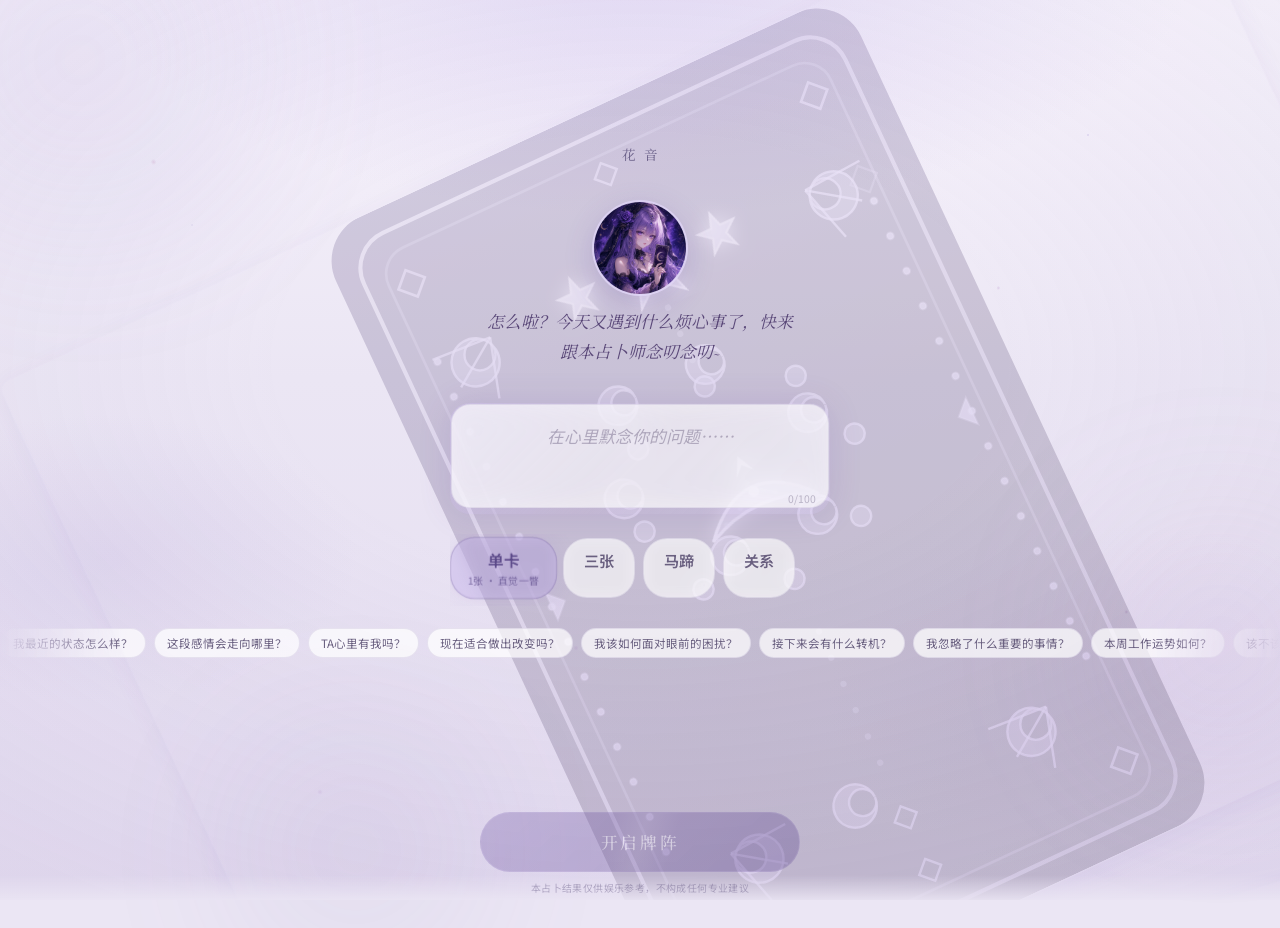
<file: docs/index.html>
<!DOCTYPE html>
<html lang="zh-CN">
<head>
  <meta charset="UTF-8" />
  <meta name="viewport" content="width=device-width, initial-scale=1.0, maximum-scale=1.0, user-scalable=no" />
  <title>花音 · 情绪塔罗</title>
  <link rel="preconnect" href="https://fonts.googleapis.com" />
  <link rel="preconnect" href="https://fonts.gstatic.com" crossorigin />
  <link href="https://fonts.googleapis.com/css2?family=Cormorant+Garamond:ital,wght@0,400;0,500;0,600;1,400&family=Noto+Sans+SC:wght@300;400;500&family=Noto+Serif+SC:wght@400;600&display=swap" rel="stylesheet" />
  <script type="module" crossorigin src="./assets/index-BjV33TSE.js"></script>
  <link rel="stylesheet" crossorigin href="./assets/index-CQsWoCcb.css">
</head>
<body>
  <div id="js-error-banner" class="js-error-banner">
    <p style="font-size:1.2rem;margin-bottom:12px;">页面加载失败</p>
    <p>请双击文件夹里的 <strong>启动.bat</strong> 打开，<br>不要直接双击 index.html。</p>
    <p style="margin-top:16px;color:#8a7a9e;font-size:0.85rem;" id="js-error-detail"></p>
  </div>
  <div class="bg-layer">
    <div class="orb orb-1"></div>
    <div class="orb orb-2"></div>
    <div class="orb orb-3"></div>
    <div class="stars"></div>
    <div class="petals" aria-hidden="true"></div>
  </div>

  <div class="huayin-character-bg" aria-hidden="true">
    <img data-huayin-img src="" alt="" class="huayin-character-img" />
  </div>

  <p class="app-disclaimer" aria-label="免责声明">本占卜结果仅供娱乐参考，不构成任何专业建议</p>

  <!-- 沉浸式首页 -->
  <section id="page-home" class="page active page-immersive">
    <div class="home-scene">
      <div class="home-deco" id="home-deco" aria-hidden="true"></div>
      <div class="home-vignette"></div>

      <div class="home-body">
        <p class="home-brand">花音</p>

        <div class="home-presence">
          <div class="home-character-wrap">
            <div class="home-character-glow"></div>
            <img
              data-huayin-img
              src=""
              alt="花音"
              class="home-character-img"
              width="96"
              height="96"
            />
          </div>
          <p class="home-voice" id="huayin-greeting">牌面已洗好，今天想先看哪个问题？</p>
        </div>

        <div class="home-ritual">
          <div class="home-question-ring">
            <textarea id="question-input" class="home-question" placeholder="在心里默念你的问题……" rows="2" maxlength="100"></textarea>
            <span class="home-char"><span id="char-count">0</span>/100</span>
          </div>

          <div class="home-spreads" id="spread-grid" role="tablist" aria-label="选择牌阵"></div>

          <div class="home-quick-scroll">
            <div class="home-quick-track" id="quick-chips"></div>
          </div>
        </div>
      </div>

      <footer class="home-footer">
        <button id="btn-start" class="home-cta" disabled>
          <span class="cta-shine"></span>
          开启牌阵
        </button>
      </footer>
    </div>
  </section>

  <!-- 洗牌 -->
  <section id="page-shuffle" class="page page-immersive">
    <div class="ritual-container">
      <p class="ritual-hint" id="shuffle-hint">嗯……让我好好洗一洗牌</p>
      <div class="shuffle-stage" id="shuffle-stage">
        <div class="shuffle-pile" id="shuffle-pile"></div>
      </div>
      <button id="btn-shuffle" class="btn-primary btn-ritual">
        <span>洗牌</span>
      </button>
      <button id="btn-to-draw" class="btn-primary btn-ritual hidden">
        <span>开始抽牌</span>
      </button>
    </div>
  </section>

  <!-- 切牌 · Quin 风格 -->
  <section id="page-cut" class="page page-cut">
    <div class="cut-page-bg"></div>
    <button type="button" class="cut-close" id="btn-cut-back" aria-label="返回">×</button>

    <div class="cut-body">
      <h1 class="cut-title">切牌</h1>
      <p class="cut-subtitle">横向滑动屏幕进行切牌，支持多次切牌</p>

      <div class="cut-zone" id="cut-zone">
        <div class="cut-deck">
          <div class="cut-stack cut-stack--back" id="cut-stack-back"></div>
          <div class="cut-stack cut-stack--front" id="cut-stack-front"></div>
        </div>
      </div>

      <button type="button" class="cut-again" id="btn-cut-again" disabled>
        <span class="cut-again-icon" aria-hidden="true">↻</span>
        再切牌一次
      </button>
    </div>

    <button type="button" class="cut-next" id="btn-cut-next" disabled>下一步</button>
  </section>

  <!-- 选牌 · 梦幻弧形牌扇 -->
  <section id="page-draw" class="page page-dream-draw">
    <div class="dream-page-bg"></div>
    <header class="dream-header">
      <button type="button" class="dream-close" id="btn-draw-back" aria-label="返回">×</button>
      <h1 class="dream-title">抽取塔罗牌</h1>
      <button type="button" class="dream-auto" id="btn-auto-draw">自动抽卡</button>
    </header>

    <div class="dream-slots" id="dream-slots"></div>
    <p class="dream-hint" id="draw-hint">左右滑动（滚动鼠标） 跟随直觉抽卡</p>

    <div class="dream-fan-viewport" id="dream-fan-viewport">
      <div class="dream-fan-stage" id="dream-fan-stage"></div>
    </div>
  </section>

  <!-- 翻牌 -->
  <section id="page-flip" class="page">
    <div class="flip-stage">
      <div class="flip-card-wrap" id="flip-card-wrap">
        <div class="tarot-card flip-inner" id="flip-card">
          <div class="card-face card-back"></div>
          <div class="card-face card-front" id="flip-front"></div>
        </div>
      </div>
      <p class="flip-label" id="flip-label"></p>
    </div>
  </section>

  <!-- 结果 -->
  <section id="page-result" class="page page-dream-result">
    <div class="dream-page-bg"></div>
    <header class="dream-result-header">
      <button type="button" class="dream-close" id="btn-result-close" aria-label="关闭">×</button>
      <div class="dream-result-top">
        <h1 class="dream-title">抽取结果</h1>
        <button type="button" class="dream-redraw" id="btn-retry">
          重新抽取
          <span class="dream-redraw-icon" aria-hidden="true">↻</span>
        </button>
      </div>
    </header>

    <div class="dream-result-cards" id="dream-result-cards"></div>

    <div class="dream-reading-panel" id="dream-reading-panel">
      <p class="dream-result-question" id="result-question"></p>
      <div class="huayin-bubble">
        <div class="bubble-avatar">
          <img data-huayin-img src="" alt="" class="bubble-avatar-img" />
        </div>
        <div class="bubble-text" id="result-emotional"></div>
      </div>
      <div id="result-overview"></div>
      <div class="reading-cards" id="result-cards"></div>
      <div class="result-advice" id="result-advice"></div>
      <p class="result-closing" id="result-closing"></p>
    </div>

    <footer class="dream-result-footer">
      <button type="button" class="dream-confirm-btn" id="btn-confirm-result">确认结果</button>
    </footer>
  </section>

</body>
</html>
</file>
<file: docs/assets/index-CQsWoCcb.css>
:root{--bg: #ebe6f4;--bg-soft: #e2daf0;--lavender: #8a78b8;--lavender-light: #5a4878;--lavender-pale: #9a88b8;--purple: #7a68a8;--purple-deep: #5a4888;--purple-glow: #a898d0;--silver: #6a6088;--silver-dim: #8a8098;--rose: #a070a0;--gold: #8a7040;--text: #3a3048;--text-muted: #6a6080;--text-light: #8a8098;--text-on-accent: #faf8ff;--glass: rgba(255, 255, 255, .72);--glass-border: rgba(120, 100, 160, .14);--card-w: clamp(68px, 20vw, 92px);--card-h: calc(var(--card-w) * 1.62);--card-w-lg: clamp(140px, 42vw, 200px);--card-h-lg: calc(var(--card-w-lg) * 1.62);--card-w-tiny: clamp(36px, 11vw, 48px);--card-h-tiny: calc(var(--card-w-tiny) * 1.62);--card-w-slot: clamp(88px, 24vw, 108px);--card-h-slot: calc(var(--card-w-slot) * 1.55);--card-w-result: clamp(96px, 28vw, 120px);--card-h-result: calc(var(--card-w-result) * 1.55);--card-w-arc: clamp(72px, 19vw, 88px);--card-h-arc: calc(var(--card-w-arc) * 1.62);--radius: 16px;--font-sans: "Noto Sans SC", "PingFang SC", system-ui, sans-serif;--font-serif: "Cormorant Garamond", "Noto Serif SC", serif;--font-display: "Cormorant Garamond", "Noto Serif SC", serif}*,*:before,*:after{box-sizing:border-box;margin:0;padding:0}html,body{min-height:100dvh;font-family:var(--font-sans);background:var(--bg);color:var(--text);overflow-x:hidden;-webkit-tap-highlight-color:transparent}.bg-layer{position:fixed;top:0;right:0;bottom:0;left:0;z-index:0;background:radial-gradient(ellipse 75% 50% at 50% -5%,rgba(200,185,235,.45) 0%,transparent 58%),radial-gradient(ellipse 45% 38% at 88% 78%,rgba(210,195,230,.3) 0%,transparent 52%),radial-gradient(ellipse 40% 32% at 8% 62%,rgba(195,180,225,.25) 0%,transparent 50%),linear-gradient(180deg,#f8f4fc,#ebe6f4 42%,#e4dcf0);pointer-events:none;transition:background .6s ease}body.theme-dream .bg-layer{background:radial-gradient(ellipse 78% 55% at 50% 18%,rgba(195,180,230,.38) 0%,transparent 55%),radial-gradient(ellipse 48% 42% at 92% 82%,rgba(210,195,230,.22) 0%,transparent 50%),linear-gradient(175deg,#f8f4fc,#ebe6f4 48%,#e4dcf0)}.huayin-character-bg{position:fixed;top:0;right:0;bottom:0;left:0;z-index:0;pointer-events:none;overflow:hidden;opacity:0;transition:opacity .8s ease}body.page-home-active .huayin-character-bg{opacity:0}body.page-draw-active .huayin-character-bg{opacity:1}.huayin-character-img{position:absolute;right:-5%;bottom:0;height:48dvh;max-height:380px;width:auto;object-fit:contain;object-position:bottom right;opacity:.12;filter:saturate(.85) blur(.5px);-webkit-mask-image:linear-gradient(180deg,transparent 0%,black 25%,black 85%,transparent 100%);mask-image:linear-gradient(180deg,transparent 0%,black 25%,black 85%,transparent 100%)}body.page-draw-active .huayin-character-img{right:-10%;height:42dvh;max-height:320px;opacity:.08}.petals{position:absolute;top:0;right:0;bottom:0;left:0;background-image:radial-gradient(3px 3px at 12% 18%,rgba(200,160,200,.35) 0%,transparent 100%),radial-gradient(2px 2px at 78% 32%,rgba(180,140,200,.3) 0%,transparent 100%),radial-gradient(2.5px 2.5px at 45% 72%,rgba(200,160,220,.25) 0%,transparent 100%),radial-gradient(2px 2px at 88% 68%,rgba(160,120,180,.3) 0%,transparent 100%),radial-gradient(3px 3px at 25% 88%,rgba(180,140,200,.2) 0%,transparent 100%);animation:petalDrift 18s ease-in-out infinite alternate}@keyframes petalDrift{0%{transform:translateY(0);opacity:.6}to{transform:translateY(-12px);opacity:1}}.orb{position:absolute;border-radius:50%;filter:blur(90px);opacity:.12;animation:float 10s ease-in-out infinite}.orb-1{width:320px;height:320px;background:#9b88d4;top:-100px;left:-80px}.orb-2{width:240px;height:240px;background:#c4a0c8;bottom:15%;right:-60px;animation-delay:-4s}.orb-3{width:200px;height:200px;background:#8878b8;bottom:-50px;left:20%;animation-delay:-6s}.stars{position:absolute;top:0;right:0;bottom:0;left:0;background-image:radial-gradient(1px 1px at 15% 25%,rgba(155,136,212,.3) 0%,transparent 100%),radial-gradient(1px 1px at 55% 65%,rgba(155,136,212,.2) 0%,transparent 100%),radial-gradient(1.5px 1.5px at 85% 15%,rgba(155,136,212,.35) 0%,transparent 100%);animation:twinkle 7s ease-in-out infinite alternate}@keyframes float{0%,to{transform:translate(0)}50%{transform:translate(10px,-14px)}}@keyframes twinkle{0%{opacity:.5}to{opacity:1}}.page{display:none;position:relative;z-index:1;min-height:100dvh;padding-bottom:calc(28px + env(safe-area-inset-bottom,0px));animation:fadeIn .45s ease forwards}.app-disclaimer{position:fixed;bottom:0;left:0;right:0;z-index:50;margin:0;padding:5px 16px max(5px,env(safe-area-inset-bottom));text-align:center;font-size:.62rem;letter-spacing:.04em;color:#6458826b;pointer-events:none;background:linear-gradient(180deg,transparent,rgba(235,230,244,.88))}.page.active{display:block}.page.active.page-cut,.page.active.page-home .home-scene,.page.active.page-dream-draw,.page.active.page-dream-result{display:flex;flex-direction:column}@keyframes fadeIn{0%{opacity:0}to{opacity:1}}.container{max-width:480px;margin:0 auto;padding:24px 20px 40px}.js-error-banner{display:none;position:fixed;top:0;right:0;bottom:0;left:0;z-index:9999;background:#f0e8f8;color:#3d3250;padding:40px 24px;text-align:center;font-size:.95rem;line-height:1.7}.js-error-banner.show{display:flex;flex-direction:column;align-items:center;justify-content:center}.home-scene{position:relative;min-height:100dvh;display:flex;flex-direction:column}.home-deco{position:absolute;top:0;right:0;bottom:0;left:0;pointer-events:none;overflow:hidden}.deco-card{position:absolute;left:var(--x);top:var(--y);width:calc(var(--card-w) * .85);height:calc(var(--card-h) * .85);transform:rotate(var(--rot));opacity:.12;animation:decoFloat 6s ease-in-out infinite;animation-delay:var(--delay)}@keyframes decoFloat{0%,to{transform:rotate(var(--rot)) translateY(0)}50%{transform:rotate(var(--rot)) translateY(-10px)}}.home-vignette{position:absolute;top:0;right:0;bottom:0;left:0;background:radial-gradient(ellipse 80% 70% at 50% 40%,transparent 35%,rgba(180,165,210,.12) 100%);pointer-events:none}.home-body{position:relative;z-index:2;flex:1;display:flex;flex-direction:column;align-items:center;justify-content:center;padding:max(20px,env(safe-area-inset-top)) 24px 16px;gap:28px}.home-brand{font-family:var(--font-display);font-size:.85rem;letter-spacing:.55em;color:var(--silver);text-indent:.55em;text-transform:uppercase}.home-character-wrap{position:relative;width:96px;height:96px;border-radius:50%;overflow:hidden;border:2px solid rgba(200,180,240,.5);background:#ffffffa6;box-shadow:0 8px 28px #6446a038,inset 0 0 0 1px #ffffff80}.home-character-glow{position:absolute;top:-14px;right:-14px;bottom:-14px;left:-14px;background:radial-gradient(circle at 50% 55%,rgba(155,120,200,.38) 0%,transparent 68%);border-radius:50%;animation:pulse 4s ease-in-out infinite;z-index:0}.home-character-img{position:relative;z-index:1;width:100%;height:100%;object-fit:cover;object-position:center 12%;filter:none}.home-presence{display:flex;flex-direction:column;align-items:center;gap:12px;width:100%;max-width:320px}.home-avatar-wrap{position:relative;width:100px;height:118px}.home-avatar-wrap .avatar-glow{position:absolute;top:-16px;right:-16px;bottom:-16px;left:-16px;background:radial-gradient(circle,rgba(155,120,200,.35) 0%,transparent 65%);border-radius:50%;animation:pulse 4s ease-in-out infinite}@keyframes pulse{0%,to{opacity:.5;transform:scale(1)}50%{opacity:.9;transform:scale(1.06)}}.home-avatar svg{width:100%;height:100%;filter:drop-shadow(0 12px 32px rgba(124,92,191,.45))}.home-voice{font-family:var(--font-display);font-size:1.05rem;line-height:1.75;color:var(--lavender-light);text-align:center;font-style:italic}.home-ritual{width:100%;max-width:380px;display:flex;flex-direction:column;gap:20px}.home-question-ring{position:relative;padding:1px;border-radius:20px;background:linear-gradient(135deg,#c8b4f059,#9b78c81a,#c8b4f033);box-shadow:0 0 32px #6446a026}.home-question{width:100%;background:var(--glass);border:1px solid var(--glass-border);border-radius:19px;padding:18px 20px 28px;color:var(--text);font-family:inherit;font-size:1.05rem;line-height:1.65;text-align:center;resize:none;outline:none;-webkit-backdrop-filter:blur(12px);backdrop-filter:blur(12px)}.home-question::placeholder{color:#6a608073;font-style:italic}.home-char{position:absolute;right:14px;bottom:8px;font-size:.65rem;color:#6a608066}.home-spreads{display:flex;gap:8px;overflow-x:auto;padding:4px 2px 8px;scrollbar-width:none;-webkit-overflow-scrolling:touch}.home-spreads::-webkit-scrollbar{display:none}.home-spread-pill{flex:0 0 auto;min-width:72px;padding:10px 16px;border-radius:24px;border:1px solid var(--glass-border);background:var(--glass);color:var(--text-muted);font-family:inherit;cursor:pointer;transition:all .3s;display:flex;flex-direction:column;align-items:center;gap:2px;-webkit-backdrop-filter:blur(8px);backdrop-filter:blur(8px)}.home-spread-pill.selected{border-color:#7864a052;background:#c8b9eb8c;color:var(--purple-deep);box-shadow:0 0 20px #9b78c826;transform:scale(1.04)}.pill-name{font-size:.95rem;font-weight:600}.pill-meta{font-size:.6rem;opacity:.7;white-space:nowrap}.home-spread-pill:not(.selected) .pill-meta{display:none}.home-spread-pill.selected .pill-meta{display:block}.home-quick-scroll{width:100vw;max-width:100vw;margin-left:calc(50% - 50vw);overflow:hidden;mask-image:linear-gradient(90deg,transparent 0%,#000 10%,#000 90%,transparent 100%);-webkit-mask-image:linear-gradient(90deg,transparent 0%,#000 10%,#000 90%,transparent 100%);padding:2px 0}.home-quick-track{display:flex;flex-wrap:nowrap;align-items:center;gap:8px;width:max-content;animation:quickMarquee 52s linear infinite;will-change:transform}.home-quick-track:hover,.home-quick-track:active{animation-play-state:paused}@keyframes quickMarquee{0%{transform:translate(0)}to{transform:translate(-50%)}}.home-quick-item{flex-shrink:0;padding:6px 12px;border-radius:16px;border:1px solid var(--glass-border);background:var(--glass);color:var(--text-muted);font-family:inherit;font-size:.72rem;cursor:pointer;transition:all .2s;white-space:nowrap;-webkit-backdrop-filter:blur(6px);backdrop-filter:blur(6px)}.home-quick-item:hover{border-color:#7864a047;color:var(--lavender-light)}.home-quick-item:active{background:#c8b9eb73;color:var(--purple-deep)}.home-footer{padding:12px 28px max(28px,env(safe-area-inset-bottom));position:relative;z-index:2}.home-cta{position:relative;width:100%;max-width:320px;margin:0 auto;display:block;padding:17px;overflow:hidden}.home-cta:disabled{opacity:.35;cursor:not-allowed;box-shadow:none}.cta-shine{position:absolute;top:0;right:0;bottom:0;left:0;background:linear-gradient(105deg,transparent 40%,rgba(255,255,255,.15) 50%,transparent 60%);animation:shine 3s ease-in-out infinite}@keyframes shine{0%,to{transform:translate(-100%)}50%{transform:translate(100%)}}.spread-board-wrap{display:flex;justify-content:center;padding:0 12px}.spread-board-wrap--result{margin-bottom:24px}.spread-board{display:grid;grid-template-columns:repeat(var(--cols, 3),1fr);grid-template-rows:repeat(var(--rows, 2),auto);gap:6px 8px;width:100%;max-width:320px;padding:12px;background:#ffffff05;border-radius:14px;border:1px solid rgba(201,184,232,.08)}.board-cell{display:flex;flex-direction:column;align-items:center;gap:4px;transition:opacity .3s}.board-cell:not(.active):not(.filled):not(.result-cell){opacity:.35}.board-cell.active,.board-cell.filled,.board-cell.done{opacity:1}.board-slot{display:flex;align-items:center;justify-content:center;min-height:var(--card-h-tiny)}.board-placeholder{width:var(--card-w-tiny);height:var(--card-h-tiny);border-radius:6px;border:1.5px dashed rgba(201,184,232,.15);background:#ffffff05}.board-placeholder--pulse{border-color:#e8c87a80;background:#7c5cbf26;display:flex;align-items:center;justify-content:center;animation:slotPulse 1.8s ease-in-out infinite;box-shadow:0 0 16px #e8c87a33}.board-placeholder--pulse span{font-size:.85rem;color:var(--gold);opacity:.7}@keyframes slotPulse{0%,to{box-shadow:0 0 12px #e8c87a26}50%{box-shadow:0 0 24px #e8c87a59}}.board-label{font-size:.6rem;color:var(--text-muted);letter-spacing:.05em;white-space:nowrap}.board-cell.active .board-label{color:var(--gold);font-weight:600}.board-cell.filled .board-label{color:var(--lavender)}.spread-board--result{max-width:360px;gap:10px 12px;padding:16px}.spread-board--result .board-label{font-size:.7rem;color:var(--gold)}.layout-horseshoe .board-cell:nth-child(5){grid-column:4;grid-row:2}.layout-horseshoe .board-cell:nth-child(6){grid-column:2;grid-row:2}.layout-horseshoe .board-cell:nth-child(7){grid-column:1;grid-row:2}.tarot-card{width:var(--card-w);height:var(--card-h);position:relative;transform-style:preserve-3d;flex-shrink:0}.tarot-card.size-tiny{width:var(--card-w-tiny);height:var(--card-h-tiny)}.tarot-card.size-tiny .card-art{font-size:.9rem}.tarot-card.size-tiny .card-name{font-size:.45rem}.tarot-card.size-tiny .card-orient{font-size:.4rem;padding:1px 3px}.tarot-card.card-revealed.reversed .card-front{transform:rotateY(0) rotate(180deg)}.card-face{position:absolute;top:0;right:0;bottom:0;left:0;border-radius:7px;backface-visibility:hidden;overflow:hidden}.card-back{background:linear-gradient(160deg,#b8a8f0,#8a70e5,#7b68d4);border:1.5px solid rgba(255,255,255,.4);box-shadow:0 4px 20px #7b68d440}.card-back:before,.card-back:after{display:none}.dream-card{position:relative;width:100%;height:100%;border-radius:10px;overflow:hidden;box-shadow:0 6px 24px #6446a059;border:1px solid rgba(200,180,240,.2);pointer-events:none}.dream-back-svg{width:100%;height:100%;display:block;pointer-events:none}.card-num{position:absolute;bottom:5px;right:5px;font-size:.6rem;font-weight:600;color:var(--gold);background:#00000080;padding:2px 5px;border-radius:4px;z-index:2;opacity:.35;transition:opacity .25s}.fan-zoomed .card-num,.fan-card-wrap.selected .card-num{opacity:1}.card-front{background:linear-gradient(160deg,var(--card-color, #2a1848) 0%,#1a1028 100%);border:1px solid rgba(200,180,240,.25);display:flex;flex-direction:column;align-items:center;justify-content:center;padding:6px;text-align:center;box-shadow:0 4px 20px #00000059}.card-art{font-size:1.6rem;margin-bottom:2px}.card-name{font-size:.7rem;font-weight:600;color:var(--lavender-light);line-height:1.2}.card-en{font-size:.5rem;color:var(--text-muted)}.card-kw{font-size:.5rem;color:var(--gold);margin-top:3px}.card-orient{position:absolute;top:3px;right:3px;font-size:.45rem;background:#c8b4f026;padding:1px 4px;border-radius:50%;color:var(--silver);width:14px;height:14px;display:flex;align-items:center;justify-content:center}.card-back-only{width:100%;height:100%}.card-back-only .card-back{position:relative;inset:auto;width:100%;height:100%}.tarot-card.size-result{width:var(--card-w-result);height:var(--card-h-result)}.tarot-card.size-result .card-art{font-size:2rem}.tarot-card.size-result .card-name{font-size:.65rem}.home-cta,.btn-primary,.dream-confirm-btn{border:1px solid rgba(200,180,240,.25);border-radius:50px;font-family:var(--font-display);font-size:1.05rem;font-weight:500;letter-spacing:.15em;color:var(--text-on-accent);background:linear-gradient(135deg,#785faaeb,#5a448cf5);box-shadow:0 8px 36px #6446a066,inset 0 1px #ffffff14;cursor:pointer;transition:transform .2s,opacity .2s}.home-cta:not(:disabled):active,.btn-primary:not(:disabled):active,.dream-confirm-btn:active{transform:scale(.97)}.btn-primary,.btn-secondary{display:block;width:100%;padding:17px}.btn-primary:disabled{opacity:.4;cursor:not-allowed;box-shadow:none}.btn-secondary{border-radius:14px;font-family:inherit;font-size:1rem;font-weight:600;background:#ffffffb3;color:var(--purple);border:1px solid rgba(155,136,212,.25);margin-bottom:10px}.hidden{display:none!important}.ritual-container{display:flex;flex-direction:column;align-items:center;justify-content:center;min-height:100dvh;padding:24px;gap:32px}.ritual-hint{font-size:1rem;color:var(--purple);text-align:center;font-style:italic;line-height:1.7;max-width:280px}.shuffle-stage{width:100%;height:240px;display:flex;align-items:center;justify-content:center}.shuffle-pile{position:relative;width:var(--card-w);height:var(--card-h)}.shuffle-card{position:absolute;top:0;left:0;transition:transform .4s ease}.btn-ritual{max-width:280px}.page-cut{position:relative;min-height:100dvh;flex-direction:column;padding:0;overflow:hidden;isolation:isolate}.cut-page-bg{position:fixed;top:0;right:0;bottom:0;left:0;z-index:0;background:radial-gradient(ellipse 78% 52% at 50% 18%,rgba(195,180,230,.35) 0%,transparent 55%),radial-gradient(ellipse 48% 38% at 80% 82%,rgba(210,195,230,.2) 0%,transparent 50%),linear-gradient(175deg,#f8f4fc,#ebe6f4,#e4dcf0);pointer-events:none}.cut-close{position:fixed;top:max(14px,env(safe-area-inset-top));left:16px;z-index:10;width:36px;height:36px;border:1px solid var(--glass-border);border-radius:50%;background:var(--glass);color:var(--silver);font-size:1.4rem;line-height:1;cursor:pointer;-webkit-backdrop-filter:blur(8px);backdrop-filter:blur(8px)}.cut-body{position:relative;z-index:5;flex:1;display:flex;flex-direction:column;align-items:center;width:100%;padding:max(56px,calc(44px + env(safe-area-inset-top))) 28px 24px}.cut-title{font-family:var(--font-display);font-size:2rem;font-weight:500;color:var(--lavender-light);letter-spacing:.2em;margin-bottom:12px}.cut-subtitle{font-size:.82rem;color:var(--text-muted);text-align:center;line-height:1.65;max-width:280px;margin-bottom:36px}.cut-zone{flex:1;width:100%;max-width:320px;min-height:280px;display:flex;align-items:center;justify-content:center;touch-action:none;cursor:grab;-webkit-user-select:none;user-select:none}.cut-zone:active{cursor:grabbing}.cut-deck{position:relative;width:clamp(100px,28vw,130px);height:clamp(162px,45vw,210px)}.cut-stack{position:absolute;top:0;right:0;bottom:0;left:0;pointer-events:none}.cut-stack--back{z-index:1;opacity:0;transition:opacity .2s ease}.cut-zone.is-splitting .cut-stack--back{opacity:1}.cut-stack--front{z-index:2}.quin-card{position:absolute;top:0;right:0;bottom:0;left:0;width:100%;height:100%;border-radius:10px;overflow:hidden;box-shadow:0 8px 28px #7b68d433}.quin-card.stack-card{transform:translateY(calc(var(--i) * -1.8px))}.quin-back-svg,.dream-back-svg{width:100%;height:100%;display:block}.cut-zone.is-splitting .cut-stack--back{filter:drop-shadow(-6px 8px 16px rgba(40,30,70,.15))}.cut-zone.is-splitting .cut-stack--front{filter:drop-shadow(4px 10px 20px rgba(40,30,70,.2))}.cut-zone.cut-hint-pulse .cut-deck{animation:cutPulse .55s ease}@keyframes cutPulse{0%,to{transform:scale(1)}40%{transform:scale(1.03) translate(4px)}}.cut-again{display:inline-flex;align-items:center;gap:6px;margin-top:8px;padding:10px 18px;border-radius:22px;border:1px solid rgba(120,100,150,.2);background:#ffffff59;color:#7a6b92;font-family:inherit;font-size:.8rem;cursor:pointer;-webkit-backdrop-filter:blur(6px);backdrop-filter:blur(6px);transition:opacity .2s}.cut-again:disabled{opacity:.35;cursor:default}.cut-again:not(:disabled):active{background:#ffffff8c}.cut-again-icon{font-size:1rem;display:inline-block}.cut-next{position:relative;z-index:5;flex-shrink:0;width:calc(100% - 48px);max-width:400px;margin:0 auto max(28px,env(safe-area-inset-bottom));padding:17px;border:none;border-radius:28px;font-family:inherit;font-size:1.05rem;font-weight:500;letter-spacing:.08em;color:#ffffffb3;background:#a08cc873;cursor:not-allowed;transition:all .35s ease}.cut-next.is-ready{color:#fff;background:linear-gradient(135deg,#8b6fd4,#6b52c4);box-shadow:0 10px 32px #6b52c459;cursor:pointer}.cut-next.is-ready:active{transform:scale(.98)}.page-draw-row{flex-direction:column;min-height:100dvh;overflow:hidden;padding-bottom:env(safe-area-inset-bottom)}.page.active.page-draw-row{display:flex}.draw-simple-header{flex-shrink:0;padding:max(16px,env(safe-area-inset-top)) 20px 8px}.draw-back-btn{border:none;background:none;color:var(--text-muted);font-family:inherit;font-size:.85rem;cursor:pointer;padding:4px 0 12px}.draw-simple-title h2{font-size:1.25rem;font-weight:600;color:var(--lavender-light);margin-bottom:6px}.draw-simple-title p{font-size:.85rem;color:var(--text-muted);line-height:1.5}.draw-simple-hint{flex-shrink:0;text-align:center;font-size:.8rem;color:var(--text-muted);padding:4px 20px 10px}.card-row-scroll{flex:1;display:flex;align-items:center;overflow-x:auto;overflow-y:hidden;padding:12px 0 20px;-webkit-overflow-scrolling:touch;scrollbar-width:none}.card-row-scroll::-webkit-scrollbar{display:none}.card-row{display:flex;flex-direction:row;align-items:center;gap:12px;padding:0 20px;min-width:min-content}.card-row-item{flex-shrink:0;margin:0;padding:0;border:none;background:none;cursor:pointer;border-radius:8px;transition:transform .15s ease,box-shadow .15s ease}.card-row-item .card-row-card{width:clamp(72px,20vw,96px);height:calc(clamp(72px,20vw,96px)*1.62)}.card-row-item .card-row-card .card-back{width:100%;height:100%}.card-row-item:active{transform:scale(.97)}.card-row-item.selected{transform:scale(1.05);box-shadow:0 0 0 2px var(--gold),0 0 20px #e8c87a59;border-radius:8px;z-index:2}.card-row-item.selected .card-num{opacity:1}.draw-simple-footer{flex-shrink:0;padding:8px 24px max(20px,env(safe-area-inset-bottom))}.draw-simple-footer .btn-primary.hidden{display:none}.btn-confirm{position:fixed;bottom:max(28px,env(safe-area-inset-bottom));left:50%;transform:translate(-50%);width:calc(100% - 48px);max-width:300px;z-index:30;border-radius:50px;animation:slideUp .35s ease}@keyframes slideUp{0%{opacity:0;transform:translate(-50%) translateY(16px)}to{opacity:1;transform:translate(-50%) translateY(0)}}#page-flip{display:none;align-items:center;justify-content:center;min-height:100dvh;padding:0}#page-flip.active{display:flex}.flip-stage{display:flex;flex-direction:column;align-items:center;gap:28px}.flip-card-wrap{perspective:1200px}.flip-inner{width:var(--card-w-lg);height:var(--card-h-lg);transition:transform .9s cubic-bezier(.4,0,.2,1)}.flip-inner.flipped{transform:rotateY(180deg)}.flip-inner .card-back{transform:rotateY(0)}.flip-inner .card-front{transform:rotateY(180deg)}.flip-inner .card-art{font-size:3rem}.flip-inner .card-name{font-size:1.1rem}.flip-inner .card-en{font-size:.75rem}.flip-inner .card-kw{font-size:.8rem}.flip-inner.flipped .card-front.reversed{transform:rotateY(180deg) rotate(180deg)}.flip-label{font-size:.9rem;color:var(--lavender-light);text-align:center;font-style:italic;max-width:280px;line-height:1.65;animation:fadeIn .6s ease .5s backwards}.eyebrow{font-size:.75rem;letter-spacing:.2em;color:var(--lavender);margin-bottom:8px}.result-hero{text-align:center;margin-bottom:20px}.result-question{font-size:1.05rem;color:var(--lavender-light);font-weight:400;line-height:1.65;font-style:italic}.card{background:#ffffff0d;border:1px solid rgba(201,184,232,.12);border-radius:var(--radius);-webkit-backdrop-filter:blur(10px);backdrop-filter:blur(10px)}.result-reading{padding:20px}.huayin-bubble{display:flex;gap:12px;margin-bottom:20px;align-items:flex-start}.bubble-avatar{width:36px;height:36px;background:#c9b8e826;border-radius:50%;display:flex;align-items:center;justify-content:center;font-size:1.1rem;flex-shrink:0}.bubble-text{background:#7c5cbf2e;border-radius:0 14px 14px;padding:12px 14px;font-size:.9rem;line-height:1.75;color:var(--lavender-light);flex:1}.reading-block{margin-bottom:16px;padding-bottom:16px;border-bottom:1px solid rgba(201,184,232,.08)}.reading-block:last-child{border-bottom:none;margin-bottom:0}.reading-block h4{font-size:.88rem;color:var(--gold);margin-bottom:4px}.reading-kw{font-size:.72rem;color:var(--text-muted);margin-bottom:6px}.reading-block p{font-size:.85rem;line-height:1.75;color:var(--text-muted)}.reading-block .reading-line{margin-bottom:4px}.reading-block .reading-line:last-child{margin-bottom:0}.result-advice{margin-top:16px;padding:12px 14px;background:#e8c87a14;border-radius:10px;font-size:.85rem;color:var(--gold);line-height:1.65;border-left:3px solid var(--gold)}.result-advice .advice-heading{font-size:.88rem;color:var(--gold);margin-bottom:6px}.result-advice p{color:var(--text);font-size:.85rem;line-height:1.75;margin:0 0 8px}.result-advice p:last-child{margin-bottom:0}.result-actions{margin-top:24px}.result-container{padding-bottom:48px}@media(min-width:480px){.home-body{gap:36px}.home-avatar-wrap{width:110px;height:130px}}.page-dream-draw,.page-dream-result{position:relative;min-height:100dvh;flex-direction:column;overflow:hidden;isolation:isolate}.dream-page-bg{position:fixed;top:0;right:0;bottom:0;left:0;z-index:0;background:radial-gradient(ellipse 78% 52% at 50% 12%,rgba(195,180,230,.35) 0%,transparent 55%),radial-gradient(ellipse 48% 38% at 85% 88%,rgba(210,195,230,.2) 0%,transparent 50%),linear-gradient(175deg,#f8f4fc,#ebe6f4,#e4dcf0);pointer-events:none}.dream-header{position:relative;z-index:10;display:grid;grid-template-columns:44px 1fr 72px;align-items:center;padding:max(14px,env(safe-area-inset-top)) 16px 12px}.dream-result-header{position:relative;z-index:10;padding:max(14px,env(safe-area-inset-top)) 16px 8px}.dream-result-top{display:flex;flex-direction:column;align-items:center;gap:10px;padding-top:4px}.dream-result-header .dream-close{position:absolute;top:max(14px,env(safe-area-inset-top));left:16px}.dream-close{width:36px;height:36px;border:none;background:none;color:var(--text);font-size:1.5rem;line-height:1;cursor:pointer;display:flex;align-items:center;justify-content:center}.dream-title{font-family:var(--font-display);font-size:1.1rem;font-weight:500;text-align:center;color:var(--lavender-light);letter-spacing:.12em}.dream-auto{border:none;background:none;color:var(--silver);font-family:inherit;font-size:.82rem;font-weight:500;cursor:pointer;text-align:right;padding:4px 0}.dream-redraw{display:inline-flex;align-items:center;gap:4px;padding:6px 14px;border:1px solid var(--glass-border);border-radius:20px;background:var(--glass);color:var(--silver);font-family:inherit;font-size:.78rem;cursor:pointer;-webkit-backdrop-filter:blur(8px);backdrop-filter:blur(8px)}.dream-redraw-icon{font-size:.9rem;opacity:.7}.dream-slots{position:relative;z-index:5;display:flex;justify-content:center;align-items:center;gap:clamp(12px,4vw,24px);padding:32px 20px 16px;flex:0 0 auto}.dream-slot{width:var(--card-w-slot);height:var(--card-h-slot);border-radius:14px;display:flex;align-items:center;justify-content:center;background:#5a3c8c33;border:1px solid rgba(200,180,240,.12);transition:all .4s cubic-bezier(.34,1.2,.64,1)}.dream-slot.active{background:#281941d9;border-color:#c8b4f059;box-shadow:0 8px 32px #9b78c840,inset 0 0 24px #9b78c814;transform:scale(1.02)}.dream-slot.filled{background:transparent;box-shadow:none;padding:0}.dream-slot.filled .slot-card{width:100%;height:100%;animation:slotFill .5s cubic-bezier(.34,1.2,.64,1)}@keyframes slotFill{0%{opacity:0;transform:scale(.8) translateY(20px)}to{opacity:1;transform:scale(1) translateY(0)}}.dream-slot-num{font-family:var(--font-display);font-size:clamp(2.5rem,10vw,3.5rem);font-weight:600;font-style:italic;color:#c8b4f059;line-height:1;-webkit-user-select:none;user-select:none}.dream-slot.active .dream-slot-num{color:#e0d4f8b3}.dream-hint{position:relative;z-index:5;text-align:center;font-size:.78rem;color:var(--text-light);padding:0 20px 8px;letter-spacing:.02em}.dream-fan-viewport{position:relative;z-index:5;flex:1;min-height:220px;overflow:hidden;touch-action:pan-x;cursor:grab;display:flex;align-items:flex-end;justify-content:center;padding-bottom:max(24px,env(safe-area-inset-bottom))}.dream-fan-viewport:active{cursor:grabbing}.dream-fan-viewport.fan-locked{pointer-events:none;opacity:.5}.dream-fan-viewport.scroll-hint-left:before,.dream-fan-viewport.scroll-hint-right:after{content:"";position:absolute;top:0;bottom:0;width:22%;z-index:20;pointer-events:none}.dream-fan-viewport.scroll-hint-left:before{left:0;background:linear-gradient(90deg,rgba(155,120,200,.12),transparent)}.dream-fan-viewport.scroll-hint-right:after{right:0;background:linear-gradient(270deg,rgba(155,120,200,.12),transparent)}.arc-card-btn{position:absolute;left:50%;bottom:0;width:var(--card-w-arc);height:var(--card-h-arc);margin:0;padding:0;border:none;background:none;cursor:pointer;transform-origin:center bottom;transition:transform .25s ease,opacity .25s ease,box-shadow .25s ease;will-change:transform;touch-action:manipulation;pointer-events:auto;-webkit-tap-highlight-color:transparent}.arc-card-btn .arc-card,.arc-card-btn .dream-card{width:100%;height:100%}.arc-card-btn.arc-center{filter:drop-shadow(0 8px 28px rgba(155,120,200,.45))}.arc-card-btn.selected{filter:drop-shadow(0 0 0 2px var(--silver)) drop-shadow(0 8px 28px rgba(200,180,240,.4))}.arc-card-btn:active{transition-duration:.1s}.dream-fan-stage{position:relative;width:100%;height:calc(var(--card-h-arc) + 40px);display:flex;align-items:flex-end;justify-content:center}.dream-result-cards{position:relative;z-index:5;display:flex;justify-content:center;align-items:flex-start;gap:clamp(10px,3.5vw,20px);padding:24px 16px 20px;flex-wrap:wrap}.dream-result-item{display:flex;flex-direction:column;align-items:center;gap:8px}.dream-result-label{font-size:.78rem;color:var(--text-muted);text-align:center;display:flex;align-items:center;gap:4px;justify-content:center}.dream-reversed-tag{display:inline-flex;align-items:center;justify-content:center;width:16px;height:16px;border-radius:50%;background:#8a7a9e1f;font-size:.6rem;color:var(--text-muted)}.dream-result-pos{font-size:.65rem;color:var(--text-light)}.dream-reading-panel{position:relative;z-index:5;flex:1;overflow-y:auto;padding:0 20px 16px;max-width:480px;margin:0 auto;width:100%}.dream-result-question{font-size:.9rem;color:var(--text-muted);text-align:center;font-style:italic;margin-bottom:16px;line-height:1.6}.dream-reading-panel .huayin-bubble{display:flex;gap:12px;margin-bottom:20px;align-items:flex-start}.dream-reading-panel .bubble-avatar{width:40px;height:40px;background:#5a3c8c59;border:1px solid var(--glass-border);border-radius:50%;display:flex;align-items:center;justify-content:center;flex-shrink:0;overflow:hidden}.bubble-avatar-img{width:100%;height:100%;object-fit:cover;object-position:top center}.dream-reading-panel .bubble-text{background:var(--glass);border:1px solid var(--glass-border);border-radius:0 14px 14px;padding:12px 14px;font-size:.88rem;line-height:1.75;color:var(--text);flex:1;-webkit-backdrop-filter:blur(10px);backdrop-filter:blur(10px)}.dream-reading-panel .reading-block h4{font-size:.88rem;color:var(--purple);margin-bottom:4px}.dream-reading-panel .reading-kw{font-size:.72rem;color:var(--text-muted);margin-bottom:6px}.reading-overview{margin-bottom:20px;padding:16px;background:var(--glass);border:1px solid var(--glass-border);border-radius:14px;-webkit-backdrop-filter:blur(10px);backdrop-filter:blur(10px)}.reading-overview h4{font-family:var(--font-display);font-size:.95rem;color:var(--silver);margin-bottom:10px;letter-spacing:.08em}.reading-overview p{font-size:.85rem;line-height:1.8;color:var(--text-muted);margin-bottom:10px}.reading-overview p:last-child{margin-bottom:0}.dream-reading-panel .reading-block p{font-size:.85rem;line-height:1.8;color:var(--text-muted);margin-bottom:10px}.dream-reading-panel .reading-block .reading-line{margin-bottom:4px}.dream-reading-panel .reading-block p:last-child,.dream-reading-panel .reading-block .reading-line:last-child{margin-bottom:0}.result-closing{margin-top:16px;font-family:var(--font-display);font-size:.9rem;font-style:italic;color:var(--lavender-light);text-align:center;line-height:1.7}.result-advice{white-space:pre-line}.dream-reading-panel .reading-block{margin-bottom:16px;padding-bottom:16px;border-bottom:1px solid rgba(155,136,212,.1)}.dream-reading-panel .result-advice{margin-top:16px;padding:12px 14px;background:#d4b86a14;border-radius:10px;font-size:.85rem;color:#9a8040;line-height:1.65;border-left:3px solid var(--gold)}.dream-result-footer{position:relative;z-index:10;flex-shrink:0;padding:12px 24px max(36px,env(safe-area-inset-bottom))}.dream-confirm-btn{display:block;width:100%;max-width:320px;margin:0 auto;padding:17px}.deco-card{opacity:.18}
</file>
